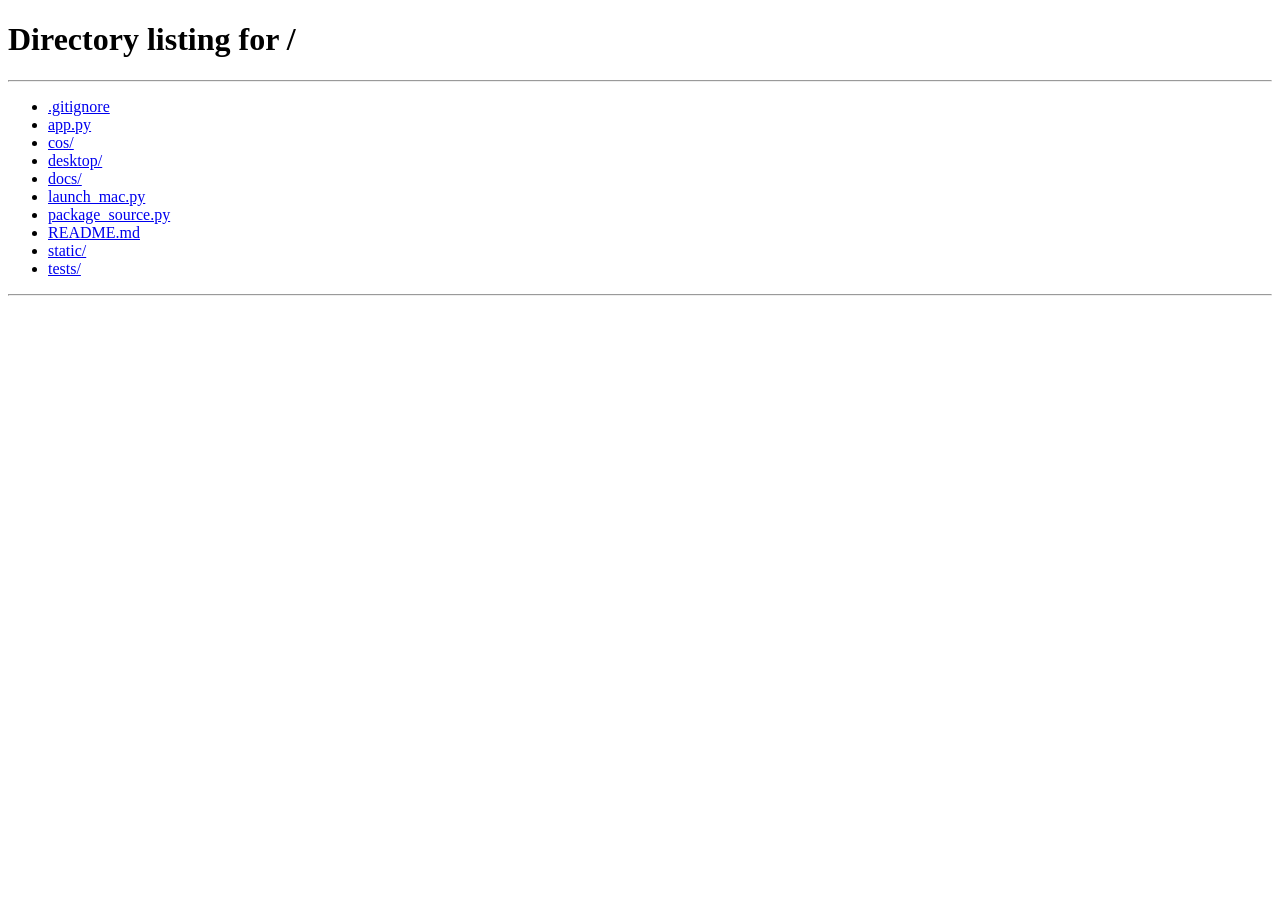
<file: static/lunar-base/index.html>
<!doctype html><html lang="en"><head><meta charset="utf-8"><meta name="viewport" content="width=device-width,initial-scale=1"><title>Lunar Base · Agents</title><meta http-equiv="refresh" content="0;url=/"></head><body><a href="/">Open the live agent workspace</a></body></html>
</file>
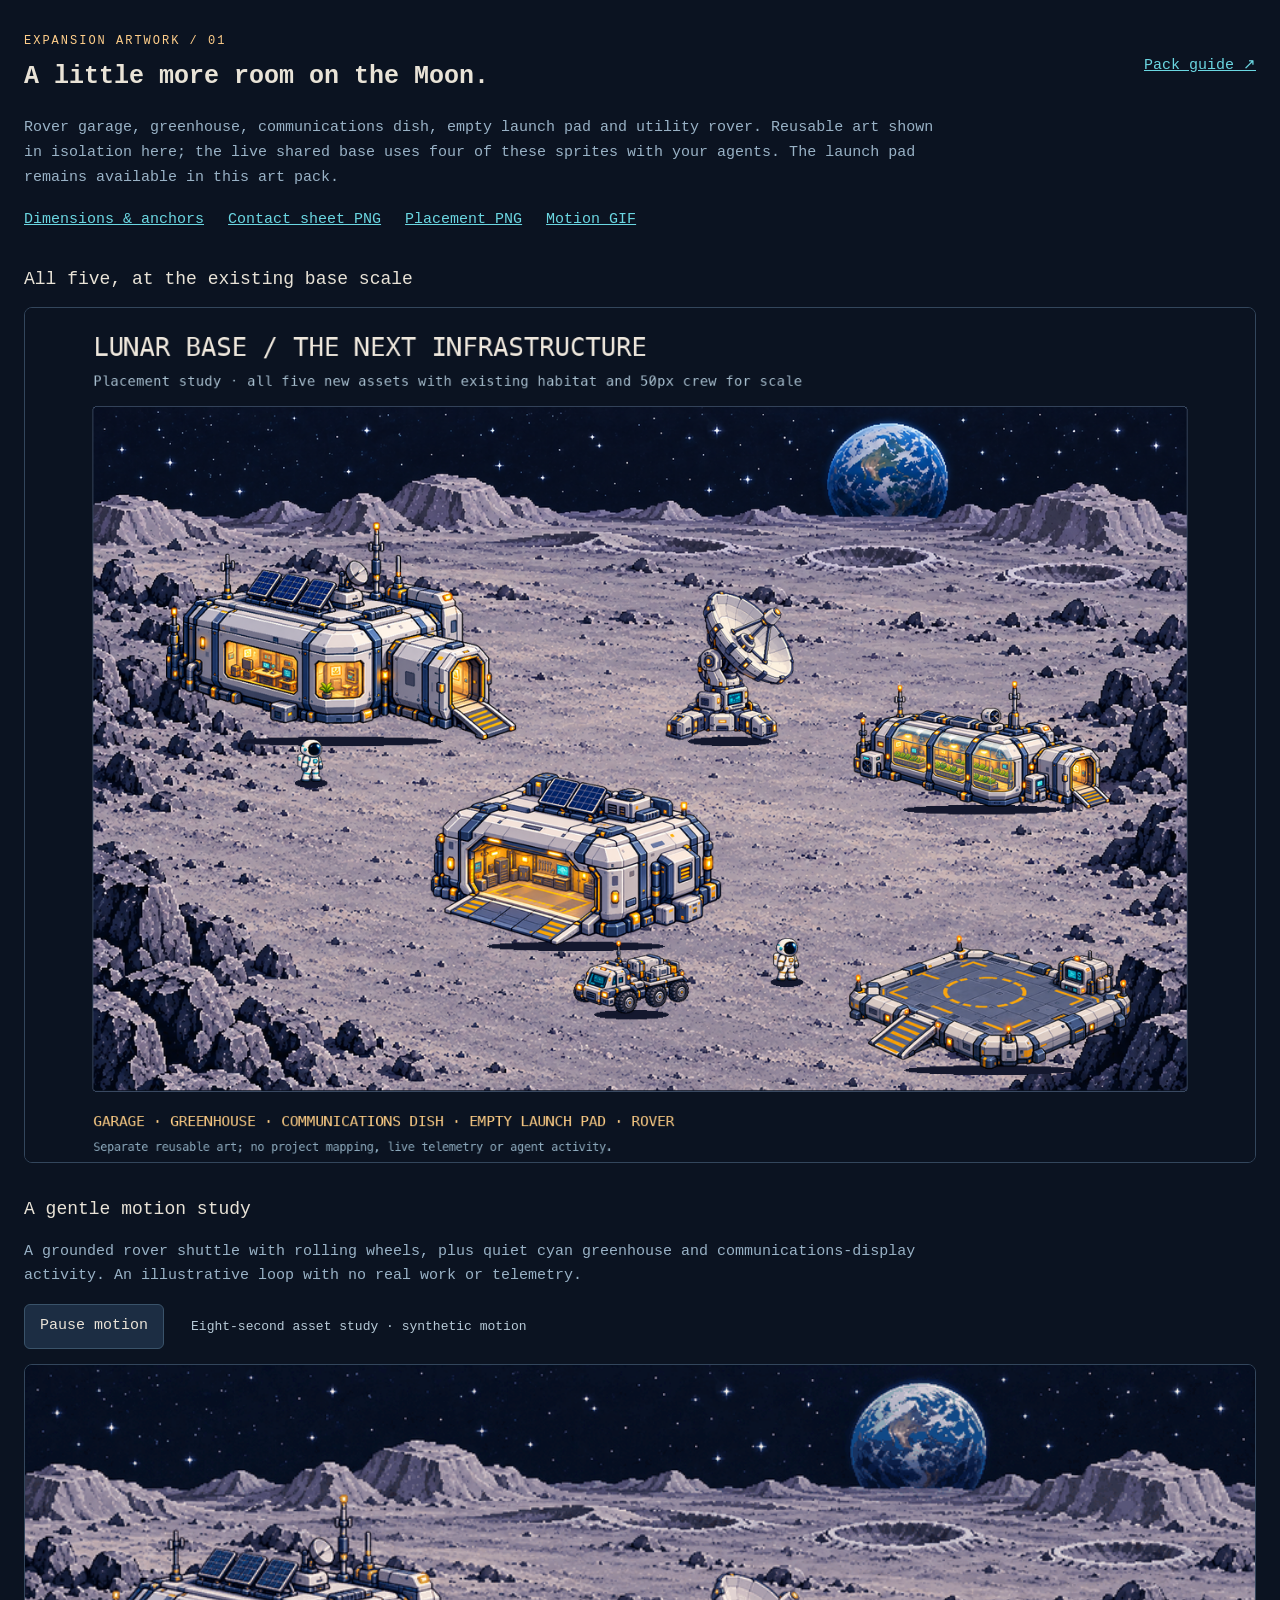
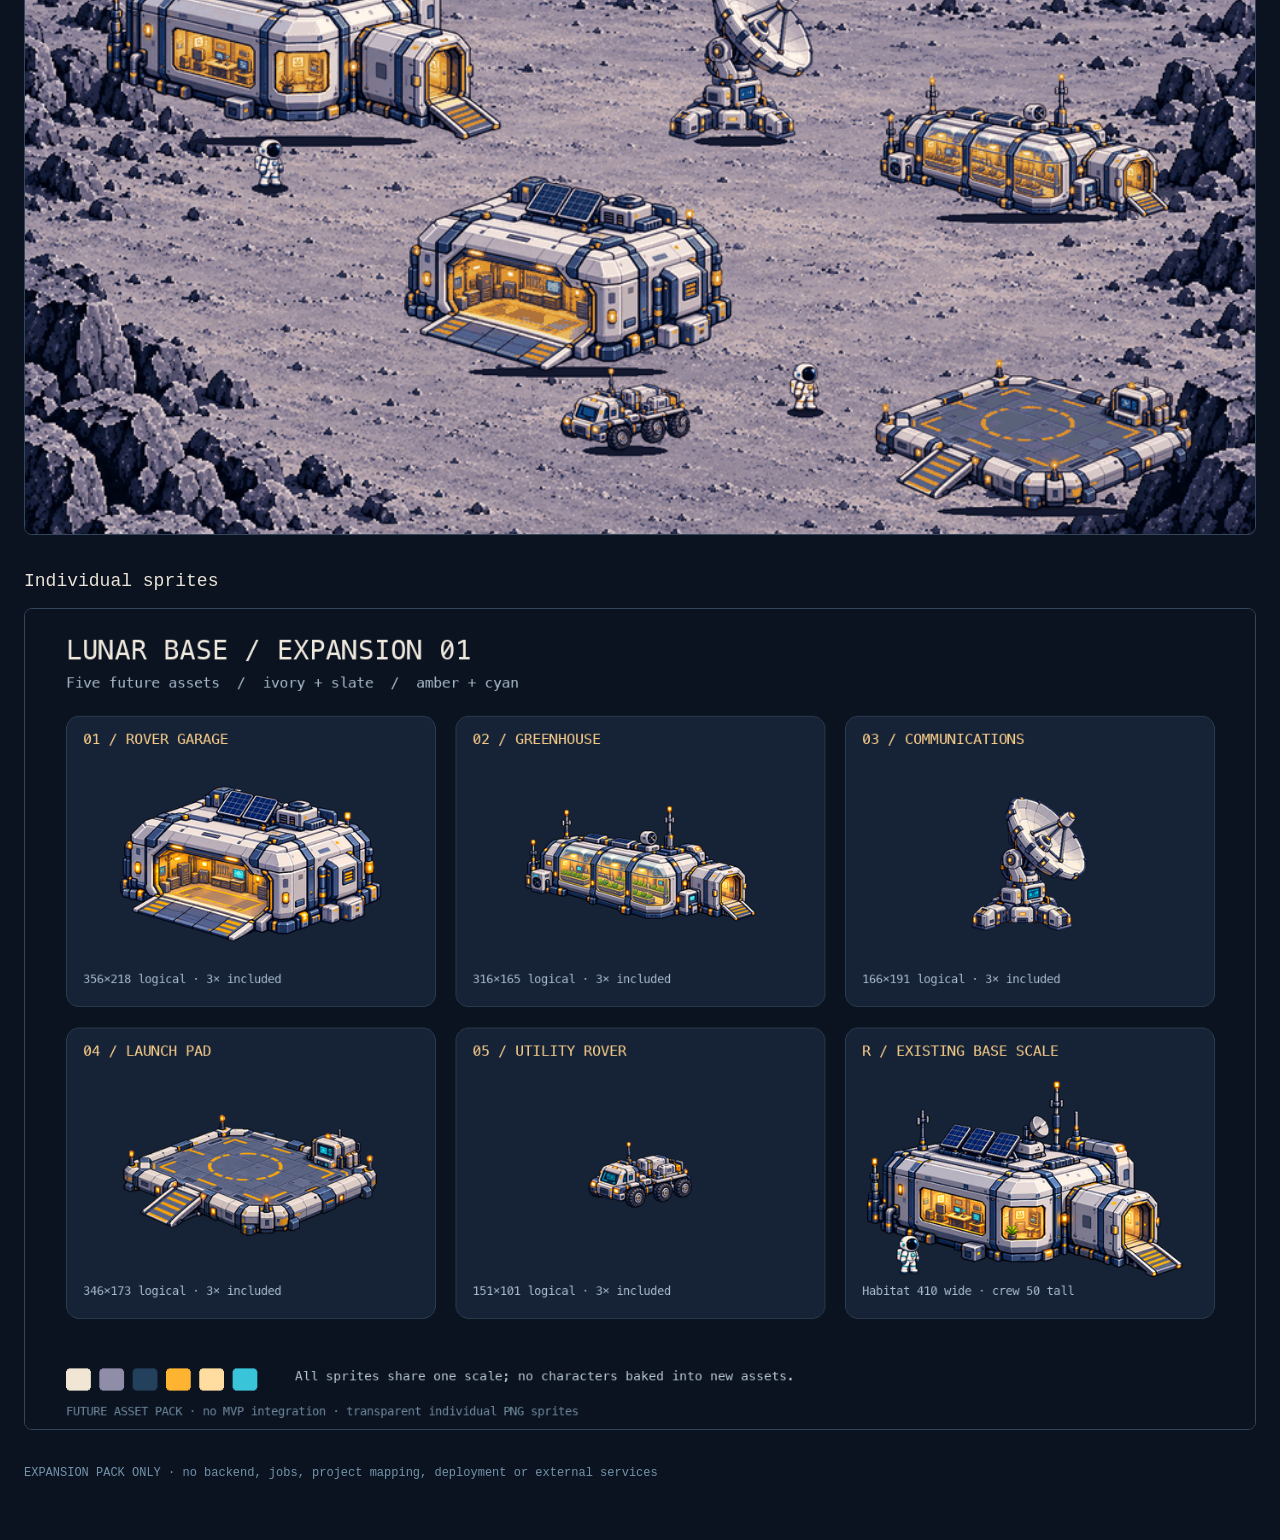
<file: static/lunar-base/expansion-v1/index.html>
<!doctype html>
<html lang="en">
<head><meta charset="utf-8"><meta name="viewport" content="width=device-width,initial-scale=1"><title>Lunar Base · Expansion asset pack</title>
<style>
*{box-sizing:border-box}body{margin:0;background:#0b1321;color:#e9e3d7;font:15px/1.65 ui-monospace,Menlo,monospace}main{max-width:1440px;margin:auto;padding:32px 24px 56px}header{display:flex;justify-content:space-between;align-items:center;gap:18px;flex-wrap:wrap}h1{font-size:25px;margin:4px 0}h2{font-size:18px;font-weight:500;margin:32px 0 12px}.label{color:#ffce8a;font-size:12px;letter-spacing:2px}.note{color:#99b2c6;max-width:920px}a{color:#6bd7e2}button{font:inherit;color:#eae3d7;background:#1c2d43;border:1px solid #3a536a;border-radius:6px;padding:9px 15px;cursor:pointer}button:hover{border-color:#7ddde4}img{display:block;width:100%;height:auto;border:1px solid #33465c;border-radius:8px}#motion-status{color:#b8cbd8;font-size:13px;margin-left:12px}.bar{margin:15px 0;display:flex;align-items:center;gap:15px;flex-wrap:wrap}.links{display:flex;gap:24px;flex-wrap:wrap;margin:18px 0 28px}footer{margin-top:34px;color:#7393aa;font-size:12px}#motion-still{display:none}
</style></head>
<body><main><header><div><div class="label">EXPANSION ARTWORK / 01</div><h1>A little more room on the Moon.</h1></div><a href="README.md">Pack guide ↗</a></header>
<p class="note">Rover garage, greenhouse, communications dish, empty launch pad and utility rover. Reusable art shown in isolation here; the live shared base uses four of these sprites with your agents. The launch pad remains available in this art pack.</p>
<div class="links"><a href="manifest.json">Dimensions &amp; anchors</a><a href="previews/lunar-base-expansion-contact-sheet.png">Contact sheet PNG</a><a href="previews/lunar-base-expansion-placement.png">Placement PNG</a><a href="previews/lunar-base-expansion-motion.gif">Motion GIF</a></div>
<h2>All five, at the existing base scale</h2><img src="previews/lunar-base-expansion-placement.png" alt="All five new assets together on the lunar surface beside the unchanged habitat and two reference astronauts for scale.">
<h2>A gentle motion study</h2><p class="note">A grounded rover shuttle with rolling wheels, plus quiet cyan greenhouse and communications-display activity. An illustrative loop with no real work or telemetry.</p><div class="bar"><button id="motion-toggle" type="button" aria-pressed="false">Pause motion</button><span id="motion-status" role="status">Motion preview</span></div>
<img id="motion" alt="Animated asset study showing the rover moving slowly forward and reversing while greenhouse and dish displays pulse."><img id="motion-still" src="previews/lunar-base-expansion-motion-still.jpg" alt="Static asset placement used when motion is paused or reduced.">
<h2>Individual sprites</h2><img src="previews/lunar-base-expansion-contact-sheet.png" alt="Labeled contact sheet with all five transparent expansion sprites and existing habitat and astronaut scale references.">
<footer>EXPANSION PACK ONLY · no backend, jobs, project mapping, deployment or external services</footer></main>
<script>
const reduce=matchMedia('(prefers-reduced-motion: reduce)'),image=document.getElementById('motion'),still=document.getElementById('motion-still'),button=document.getElementById('motion-toggle'),status=document.getElementById('motion-status');let paused=reduce.matches;
function render(){image.style.display=paused?'none':'block';still.style.display=paused?'block':'none';if(!paused&&!image.getAttribute('src'))image.src='previews/lunar-base-expansion-motion.gif';button.textContent=paused?'Play motion':'Pause motion';button.setAttribute('aria-pressed',String(paused));status.textContent=paused?(reduce.matches?'Static preview · reduced motion':'Motion paused'):'Eight-second asset study · synthetic motion';}
button.addEventListener('click',()=>{paused=!paused;render()});reduce.addEventListener('change',e=>{if(e.matches){paused=true;render()}});render();
</script></body></html>
</file>
